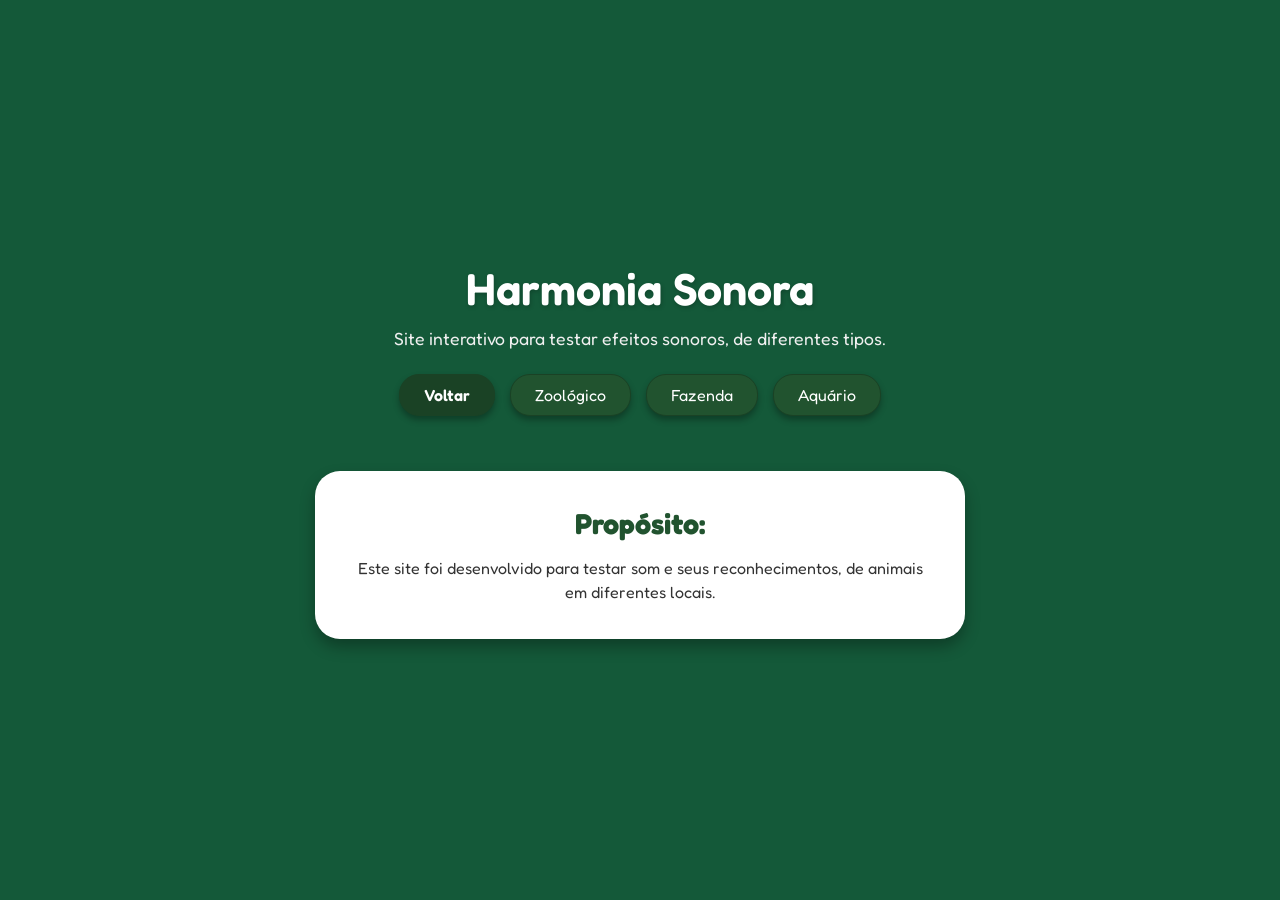
<file: index.html>
<!DOCTYPE html>
<html lang="pt-br">
<head>
    <meta charset="UTF-8">
    <meta name="viewport" content="width=device-width, initial-scale=1.0">
    <title>HarmoniaSonora</title>
    <link rel="stylesheet" href="./styles/style.css">
    <link rel="shortcut icon" href="./assets/images/livestock.png" type="image/x-icon">
</head>
<body>
    <header class="cabecalho">
        <h1>Harmonia Sonora</h1>
        <p>Site interativo para testar efeitos sonoros, de diferentes tipos.</p>
        <div class="cabecalho-menu">
            <nav class="menu">
                <a href="index.html">Voltar</a>
                <a href="zoologico.html">Zoológico</a>
                <a href="fazenda.html">Fazenda</a>
                <a href="aquario.html">Aquário</a>
            </nav>
        </div>
    </header>
    <main class="container">
        <section class="container-secoes">
            <h2 class="subtitulo">Propósito:</h2>
            <p>Este site foi desenvolvido para testar som e seus reconhecimentos, de animais em diferentes locais.</p>
        </section>    
    </main>
</body>
</html>
</file>
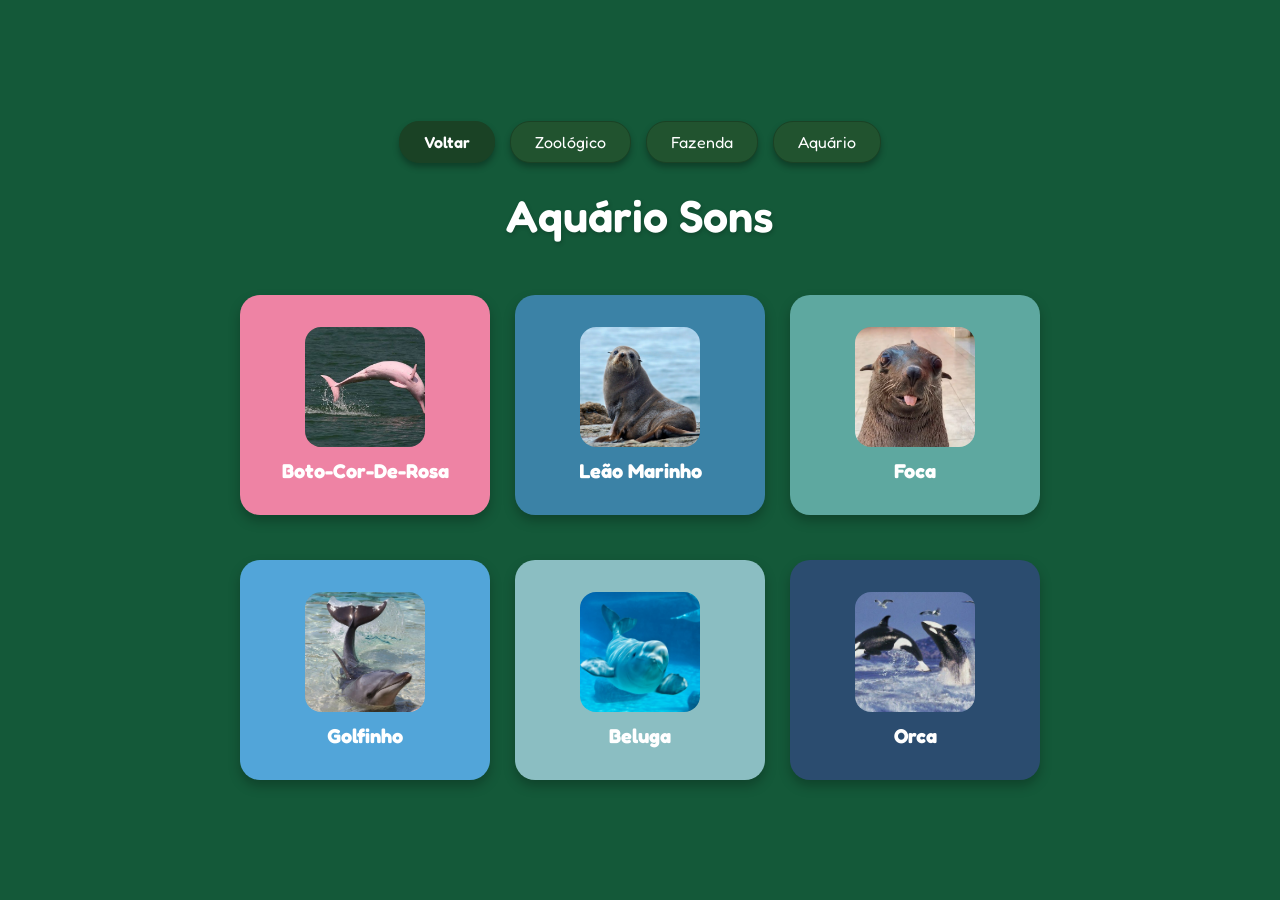
<file: aquario.html>
<!DOCTYPE html>
<html lang="pt-br">
<head>
    <meta charset="UTF-8">
    <meta name="viewport" content="width=device-width, initial-scale=1.0">
    <title>HarmoniaSonora - Aquário</title>
    <link rel="stylesheet" href="./styles/style.css">
    <link rel="shortcut icon" href="./assets/images/livestock.png" type="image/x-icon">
</head>
<body>
    <div class="cabecalho-menu">
      <nav class="menu">
         <a href="index.html">Voltar</a>
         <a href="zoologico.html">Zoológico</a>
         <a href="fazenda.html">Fazenda</a>
         <a href="aquario.html">Aquário</a>
     </nav>
     <h1>Aquário Sons</h1>
     <section class="tecla">
        <button class="tecla tecla_boto">
            <img src="assets/images/boto.jpg" alt="Boto">
            <span>Boto-Cor-De-Rosa</span>
        </button>
        <button class="tecla tecla_leao">
            <img src="assets/images/leaomarinho.jpg" alt="leao marinho">
            <span>Leão Marinho</span>
        </button>
        <button class="tecla tecla_foca">
            <img src="assets/images/foca.jpg" alt="Foca">
            <span>Foca</span>
        </button>

        <button class="tecla tecla_golfinho">
            <img src="assets/images/golfinho.jpg" alt="Golfinho">
            <span>Golfinho</span>
        </button>
        <button class="tecla tecla_beluga">
            <img src="assets/images/beluga.jpg" alt="Beluga">
            <span>Beluga</span>
        </button>
        <button class="tecla tecla_orca">
            <img src="assets/images/orcas.jpg" alt="Orca">
            <span>Orca</span>
        </button>
     </section>

     <audio src="assets/sounds/Sons boto.mp3" id="som_tecla_boto"></audio>
     <audio src="assets/sounds/leao marinho.mp3" id="som_tecla_leoes"></audio>
     <audio src="assets/sounds/foca.mp3" id="som_tecla_foca"></audio>

     <audio src="assets/sounds/O Som dos Golfinhos.mp3" id="som_tecla_golfinho"></audio>
     <audio src="assets/sounds/beluga.mp3" id="som_tecla_beluga"></audio>
     <audio src="assets/sounds/orca.mp3" id="som_tecla_orca"></audio>

     <script src="script/app.js"></script>
</body>
</html>
</file>
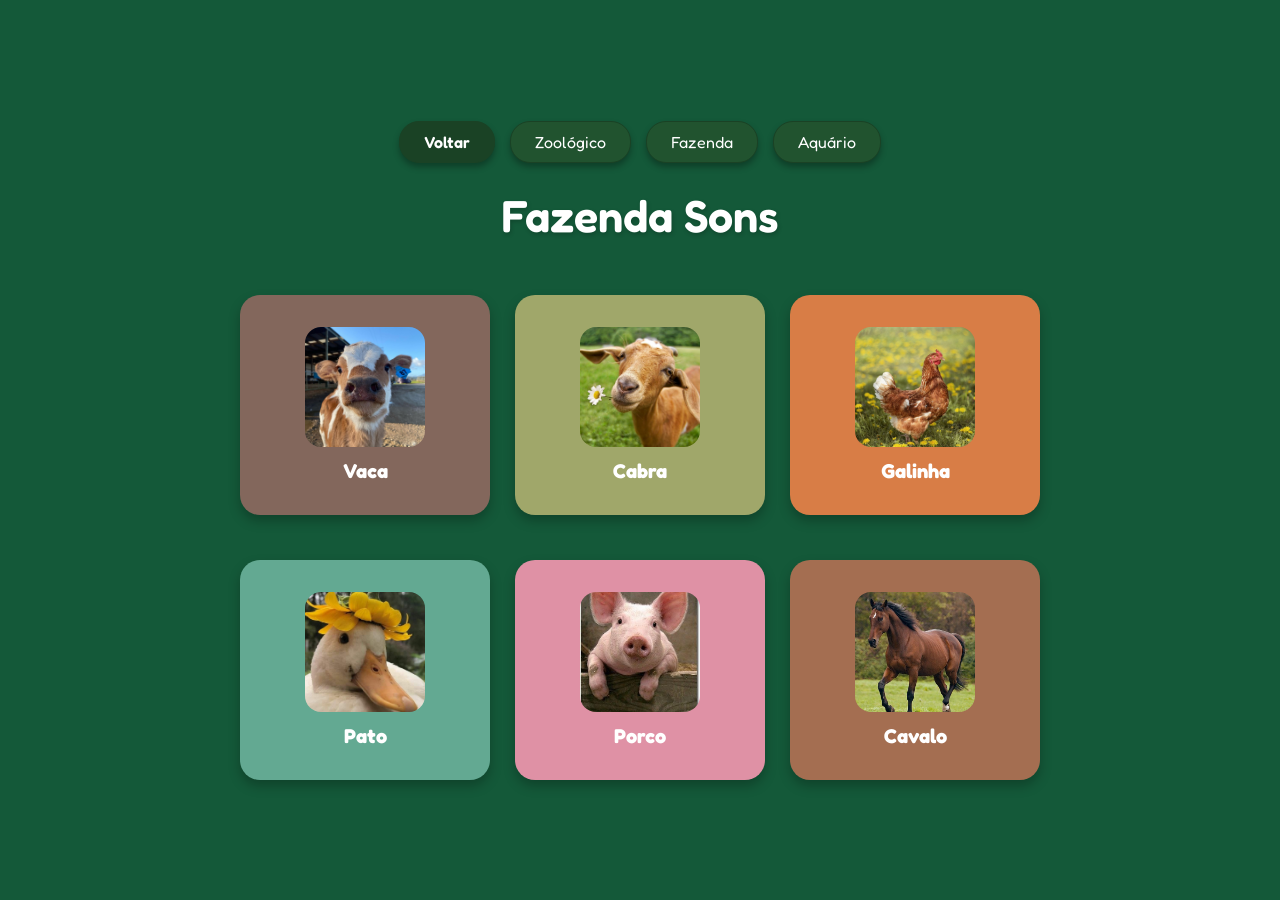
<file: fazenda.html>
<!DOCTYPE html>
<html lang="pt-br">
<head>
    <meta charset="UTF-8">
    <meta name="viewport" content="width=device-width, initial-scale=1.0">
    <title>HarmoniaSonora - Fazenda</title>
    <link rel="stylesheet" href="./styles/style.css">
    <link rel="shortcut icon" href="./assets/images/livestock.png" type="image/x-icon">
</head>
<body>
    <div class="cabecalho-menu">
      <nav class="menu">
         <a href="index.html">Voltar</a>
         <a href="zoologico.html">Zoológico</a>
         <a href="fazenda.html">Fazenda</a>
         <a href="aquario.html">Aquário</a>
     </nav>
     <h1>Fazenda Sons</h1>
     <section class="tecla">
        <button class="tecla tecla_vaca">
            <img src="assets/images/vaca.jpg" alt="Vaca">
            <span>Vaca</span>
        </button>
        <button class="tecla tecla_cabra">
            <img src="assets/images/cabra.jpg" alt="Cabra">
            <span>Cabra</span>
        </button>
        <button class="tecla tecla_galinha">
            <img src="assets/images/galinha.jpg" alt="Galinha">
            <span>Galinha</span>
        </button>

        <button class="tecla tecla_pato">
            <img src="assets/images/pato.jpg" alt="Pato">
            <span>Pato</span>
        </button>
        <button class="tecla tecla_porco">
            <img src="assets/images/porco.jpg" alt="Porco">
            <span>Porco</span>
        </button>
        <button class="tecla tecla_cavalo">
            <img src="assets/images/cavalo.jpg" alt="Cavalo">
            <span>Cavalo</span>
        </button>
     </section>

     <audio src="assets/sounds/Som de vaca mugindo.mp3" id="som_tecla_vaca"></audio>
     <audio src="assets/sounds/cabra.mp3" id="som_tecla_cabra"></audio>
     <audio src="assets/sounds/Som de galinha.mp3" id="som_tecla_galinha"></audio>

     <audio src="assets/sounds/Som de ganso.mp3" id="som_tecla_pato"></audio>
     <audio src="assets/sounds/porco.mp3" id="som_tecla_porco"></audio>
     <audio src="assets/sounds/cavalo.mp3" id="som_tecla_cavalo"></audio>

     <script src="script/app.js"></script>
</body>
</html>
</file>
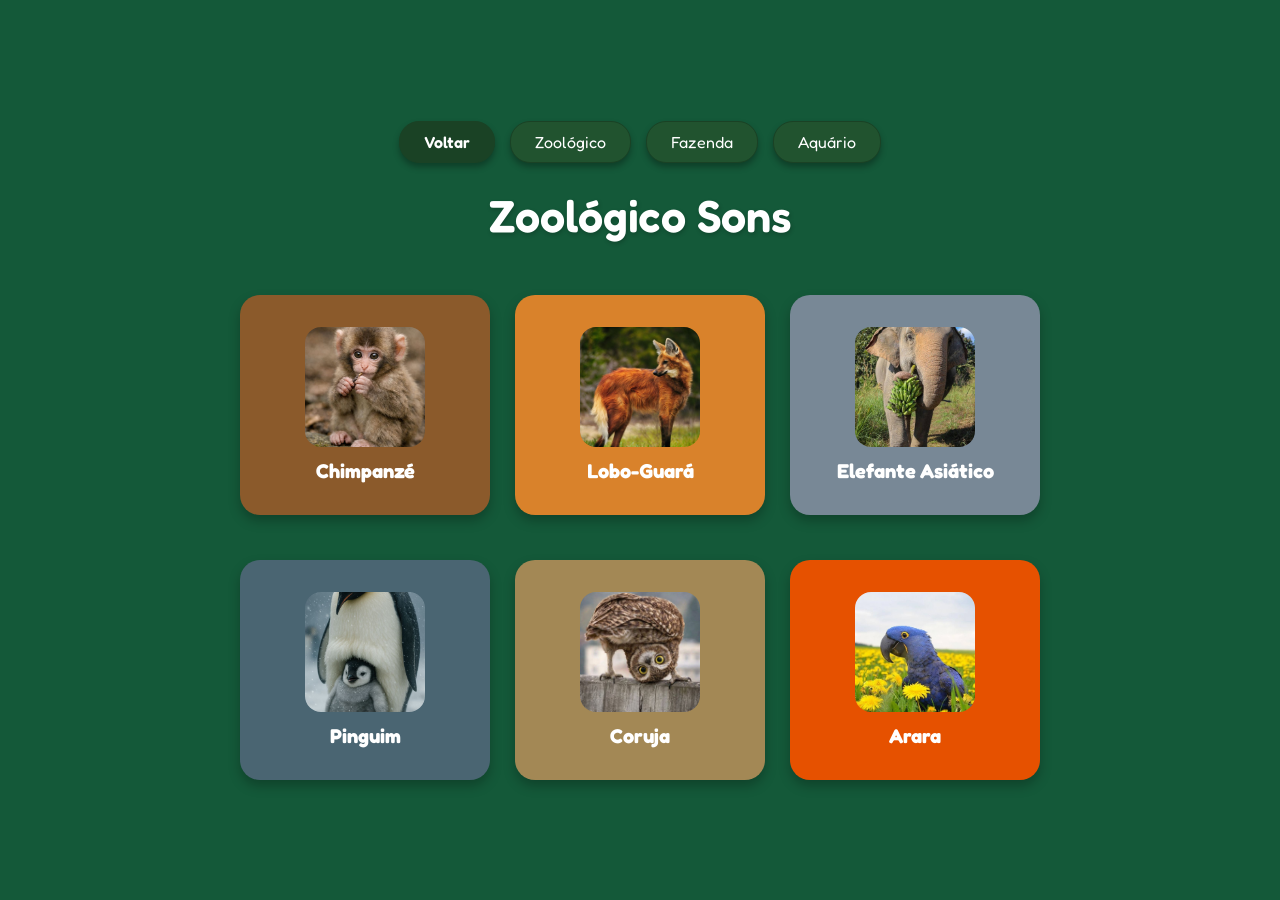
<file: zoologico.html>
<!DOCTYPE html>
<html lang="pt-br">
<head>
    <meta charset="UTF-8">
    <meta name="viewport" content="width=device-width, initial-scale=1.0">
    <title>HarmoniaSonora - Zoológico</title>
    <link rel="stylesheet" href="./styles/style.css">
    <link rel="shortcut icon" href="./assets/images/livestock.png" type="image/x-icon">
</head>
<body>
    <div class="cabecalho-menu">
      <nav class="menu">
         <a href="index.html">Voltar</a>
         <a href="zoologico.html">Zoológico</a>
         <a href="fazenda.html">Fazenda</a>
         <a href="aquario.html">Aquário</a>
     </nav>
     <h1>Zoológico Sons</h1>
     <section class="tecla">
        <button class="tecla tecla_monkey">
            <img src="assets/images/chimpanze.jpg" alt="Chimpanze">
            <span>Chimpanzé</span>
        </button>
        <button class="tecla tecla_lobo">
            <img src="assets/images/lobo guara.jpg" alt="Lobo guará">
            <span>Lobo-Guará</span>
        </button>
        <button class="tecla tecla_elefante">
            <img src="assets/images/elefante.jpg" alt="elefante">
            <span>Elefante Asiático</span>
        </button>

        <button class="tecla tecla_pinguim">
            <img src="assets/images/pinguim.jpg" alt="Pinguim">
            <span>Pinguim</span>
        </button>
        <button class="tecla tecla_coruja">
            <img src="assets/images/coruja.jpg" alt="coruja">
            <span>Coruja</span>
        </button>
        <button class="tecla tecla_arara">
            <img src="assets/images/arara.jpg" alt="arara">
            <span>Arara</span>
        </button>
     </section>

     <audio src="assets/sounds/Monkey Sound.mp3" id="som_tecla_monkey"></audio>
     <audio src="assets/sounds/SOM DE LOBO GUARÁ.mp3" id="som_tecla_lobo"></audio>
     <audio src="assets/sounds/Asian elephant.mp3" id="som_tecla_elefante"></audio>

     <audio src="assets/sounds/Baby Penguin.mp3" id="som_tecla_pinguim"></audio>
     <audio src="assets/sounds/Coruja.mp3" id="som_tecla_coruja"></audio>
     <audio src="assets/sounds/ARARA CANTANDO.mp3" id="som_tecla_arara"></audio>

     <script src="script/app.js"></script>
</body>
</html>
</file>
<file: styles/style.css>
@import url('https://fonts.googleapis.com/css2?family=Fredoka:wght@400;600;700&display=swap');

* {
    margin: 0;
    padding: 0;
    box-sizing: border-box;
    font-family: 'Fredoka', 'Comic Sans MS', sans-serif;
}

body {
    min-height: 100vh;
    background: #145939;
    color: #ffffff;
    display: flex;
    flex-direction: column;
    align-items: center;
    justify-content: center;
    padding: 20px;
}

.cabecalho {
    text-align: center;
    margin-bottom: 30px;
    width: 100%;
    max-width: 800px;
}

.cabecalho h1, 
h1 {
    font-size: 2.8rem;
    font-weight: 600;
    color: #ffffff;
    margin-bottom: 12px;
    text-shadow: 1px 2px 4px rgba(0, 0, 0, 0.2);
    text-align: center;
}

.cabecalho p {
    font-size: 1.1rem;
    color: #f0f0f0;
    margin-bottom: 25px;
}

.cabecalho-menu {
    display: flex;
    flex-direction: column;
    align-items: center;
    width: 100%;
    max-width: 800px;
}

.menu {
    display: flex;
    justify-content: center;
    gap: 15px;
    margin-bottom: 25px;
    flex-wrap: wrap;
}

.menu a {
    text-decoration: none;
    color: #ffffff;
    background-color: #21532f;
    padding: 10px 24px;
    border-radius: 20px;
    font-size: 1rem;
    font-weight: 400;
    box-shadow: 0 4px 6px rgba(0, 0, 0, 0.3);
    transition: all 0.2s ease-in-out;
    border: 1px solid #1a4225;
}

.menu a:hover {
    background-color: #1a4225;
    transform: translateY(-2px);
    box-shadow: 0 6px 8px rgba(0, 0, 0, 0.4);
}

.menu a[href="index.html"] {
    background-color: #1a4225;
    font-weight: 600;
}

.container {
    width: 100%;
    max-width: 650px;
    display: flex;
    justify-content: center;
}

.container-secoes {
    background-color: #ffffff;
    color: #21532f;
    padding: 35px 40px;
    border-radius: 25px;
    text-align: center;
    box-shadow: 0 8px 15px rgba(0, 0, 0, 0.3);
    width: 100%;
}

.subtitulo {
    font-size: 1.8rem;
    margin-bottom: 15px;
    color: #21532f;
}

.container-secoes p {
    font-size: 1rem;
    color: #333333;
    line-height: 1.5;
}

.tecla {
    display: grid;
    grid-template-columns: repeat(3, 1fr);
    gap: 25px;
    width: 100%;
    max-width: 850px;
    margin-top: 20px;
}

@media (max-width: 768px) {
    .tecla {
        grid-template-columns: repeat(2, 1fr);
    }
}

@media (max-width: 480px) {
    .tecla {
        grid-template-columns: 1fr;
    }
}

button.tecla {
    border: none;
    height: 220px;
    padding: 15px;
    font-size: 1.25rem;
    font-weight: 700;
    color: #ffffff;
    border-radius: 20px;
    cursor: pointer;
    box-shadow: 0 6px 12px rgba(0, 0, 0, 0.25);
    transition: all 0.2s ease;
    text-align: center;
    display: flex;
    flex-direction: column;
    align-items: center;
    justify-content: center;
    gap: 12px;
}

button.tecla img {
    width: 120px;
    height: 120px;
    object-fit: cover;
    border-radius: 16px;
}

button.tecla:hover {
    transform: translateY(-4px);
    box-shadow: 0 10px 18px rgba(0, 0, 0, 0.35);
    filter: brightness(1.08);
}

button.tecla:active {
    transform: translateY(0);
    box-shadow: 0 4px 8px rgba(0, 0, 0, 0.2);
}

.tecla_vaca {
    background-color: #83675c;
}

.tecla_cabra {
    background-color: #a0a76a;
}

.tecla_galinha {
    background-color: #d87d46;
}

.tecla_pato {
    background-color: #63a992;
}

.tecla_porco {
    background-color: #df91a5;
}

.tecla_cavalo {
    background-color: #a46e51;
}

.tecla_boto {
    background-color: #ee83a4;
}

.tecla_leao {
    background-color: #3b82a6;
}

.tecla_foca {
    background-color: #5ea8a0;
}

.tecla_golfinho {
    background-color: #52a5d9;
}

.tecla_beluga {
    background-color: #8bbec2;
}

.tecla_orca {
    background-color: #2b4c6f;
}

.tecla_monkey {
    background-color: #8b5a2b;
}

.tecla_lobo {
    background-color: #d9822b;
}

.tecla_elefante {
    background-color: #788896;
}

.tecla_pinguim {
    background-color: #4a6572;
}

.tecla_coruja {
    background-color: #a38855;
}

.tecla_arara {
    background-color: #e65100;
}
</file>
